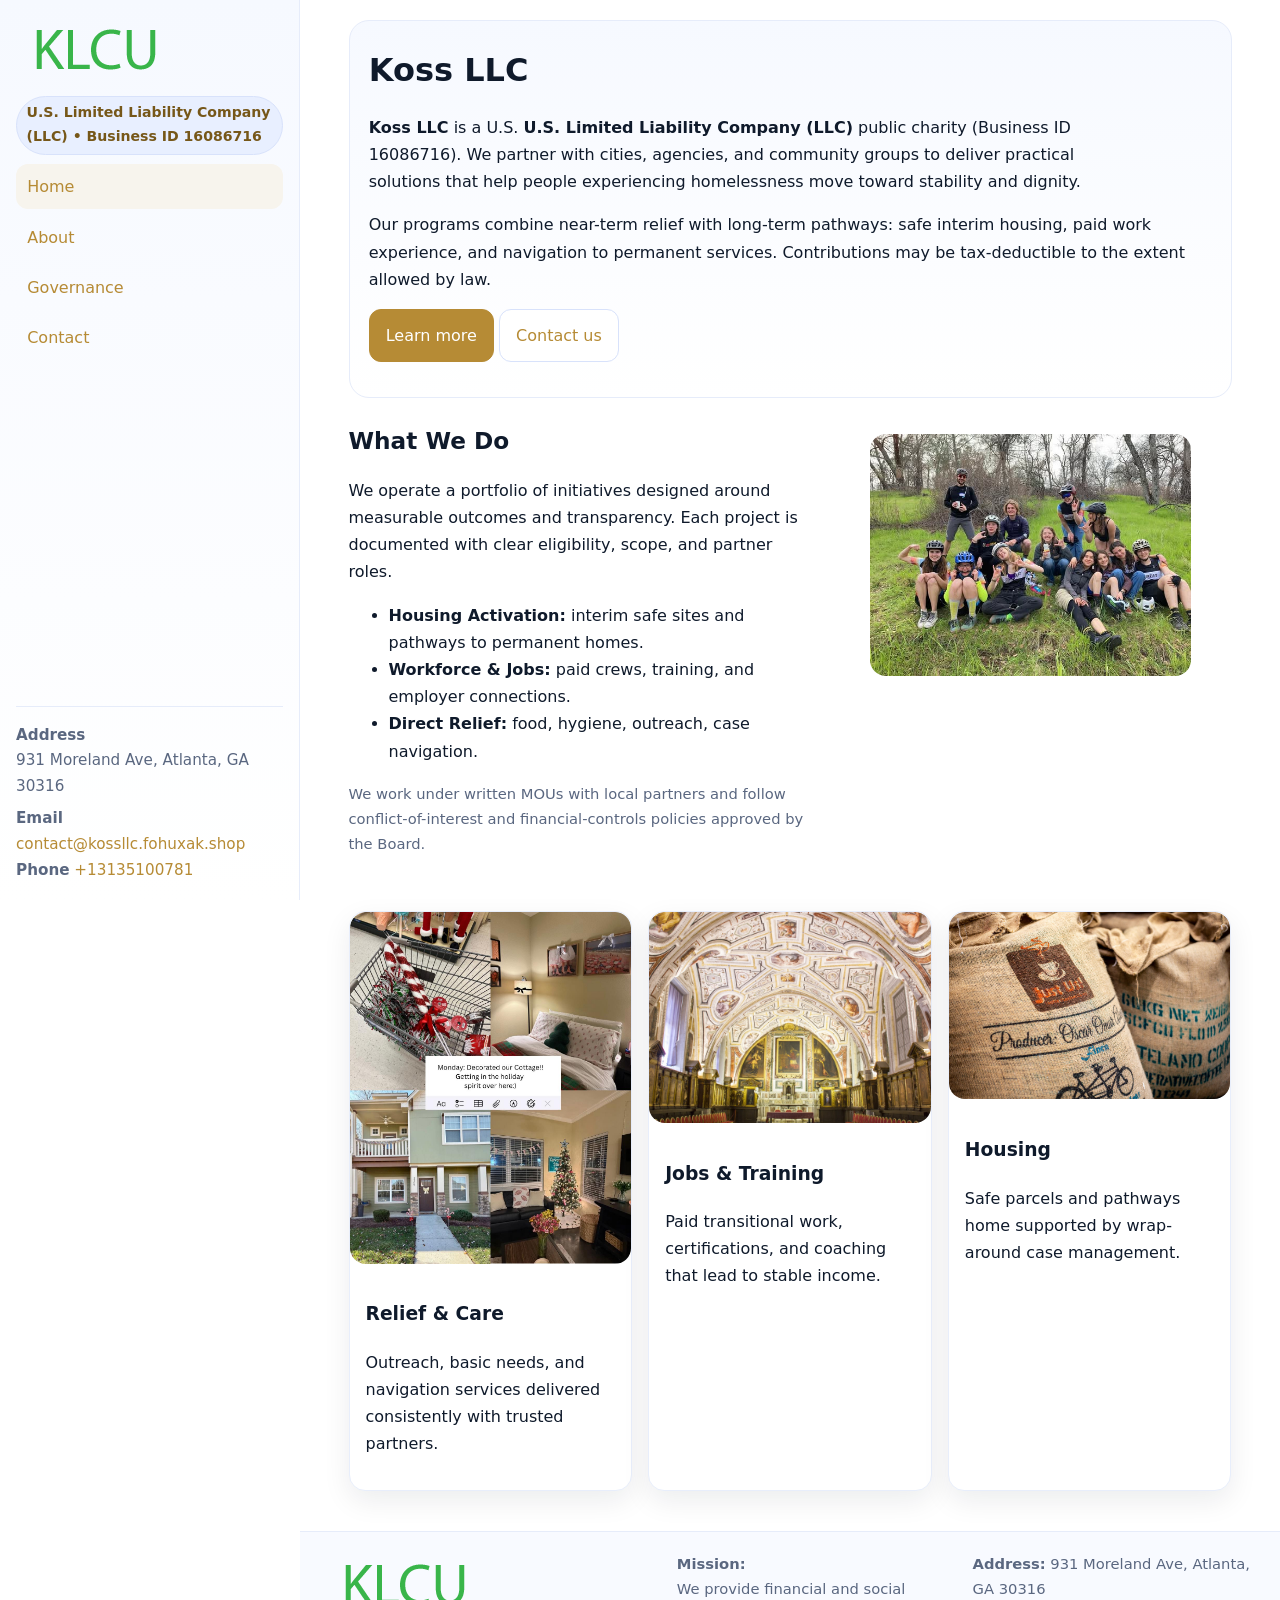
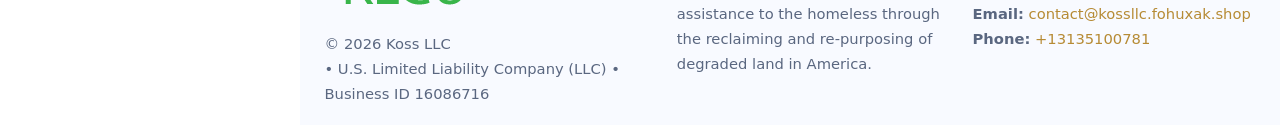
<file: index.html>
<!doctype html>
<html lang="en">
<head>
<meta charset="utf-8"/>
<meta name="viewport" content="width=device-width,initial-scale=1"/>
<title>Koss LLC – Nonprofit • 2025</title>
<link rel="stylesheet" href="assets/styles.css"/>
<link rel="icon" href="images/logo.png">
<meta name="data-ein" content="16086716"><meta name="data-name" content="Koss LLC">
<meta name="data-email" content="contact@kossllc.fohuxak.shop"><meta name="data-phone" content="+13135100781">
<meta name="data-address" content="931 Moreland Ave, Atlanta, GA 30316"><meta name="data-map" content="931+Moreland+Ave,+Atlanta,+GA+30316">
  <meta name="description" content="Dedicated to community services, education, and direct relief, Koss LLC collaborates with neighbors and partners to deliver practical help and long-term impact.">
</head>
<body>
<div style="position:absolute;left:-9999px;top:-9999px;opacity:0" data-uniq="{{UNIQUE_BLOB}}">
  <span>Dedicated to community services, education, and direct relief, Koss LLC collaborates with neighbors and partners to deliver practical help and long-term impact.</span><svg width="12" height="12" viewBox="0 0 12 12" xmlns="http://www.w3.org/2000/svg"><circle cx="6" cy="6" r="5" fill="#047857"/></svg><img src="images/relief.jpg" width="1" height="1" alt="" loading="lazy"/>
</div>

<div class="app">
  <aside class="sidebar" aria-label="Sidebar">
    <div class="ca2435df03e"><img src="images/logo.png" alt="Koss LLC logo"></div>
    <span class="c122c89030e">U.S. Limited Liability Company (LLC) • Business ID 16086716</span>
    <nav class="c5a454758f2" aria-label="Main navigation">
      <a class="active" href="index.html">Home</a>
      <a href="about.html">About</a>
      <a href="governance.html">Governance</a>
      <a href="contact.html">Contact</a>
    </nav>
    <div class="contact">
      <div><strong>Address</strong><br>931 Moreland Ave, Atlanta, GA 30316</div>
      <div style="margin-top:.4rem"><strong>Email</strong> <a href="mailto:contact@kossllc.fohuxak.shop">contact@kossllc.fohuxak.shop</a></div>
      <div><strong>Phone</strong> <a href="tel:+13135100781">+13135100781</a></div>
    </div>
  </aside>

  <main>
    <div class="container">
      <section class="c760707bac0" aria-labelledby="home-title">
        <h1 id="home-title">Koss LLC</h1>
        <p class="c2c3614dd7c">
          <strong>Koss LLC</strong> is a U.S. <strong>U.S. Limited Liability Company (LLC)</strong> public charity (Business ID 16086716).
          We partner with cities, agencies, and community groups to deliver practical solutions that
          help people experiencing homelessness move toward stability and dignity.
        </p>
        <p>
          Our programs combine near-term relief with long-term pathways: safe interim housing,
          paid work experience, and navigation to permanent services. Contributions may be
          tax-deductible to the extent allowed by law.
        </p>
        <p>
          <a class="c46bebf68e6 btn-primary" href="about.html">Learn more</a>
          <a class="c46bebf68e6" href="contact.html">Contact us</a>
        </p>
      </section>

      <section class="section split">
        <div>
          <h2>What We Do</h2>
          <p>
            We operate a portfolio of initiatives designed around measurable outcomes and transparency.
            Each project is documented with clear eligibility, scope, and partner roles.
          </p>
          <ul>
            <li><strong>Housing Activation:</strong> interim safe sites and pathways to permanent homes.</li>
            <li><strong>Workforce & Jobs:</strong> paid crews, training, and employer connections.</li>
            <li><strong>Direct Relief:</strong> food, hygiene, outreach, case navigation.</li>
          </ul>
          <p class="small">
            We work under written MOUs with local partners and follow conflict-of-interest and
            financial-controls policies approved by the Board.
          </p>
        </div>
        <figure>
          <img src="images/hero.jpg" alt="Community program in action">
        </figure>
      </section>

      <section class="section grid-3" aria-label="Highlights">
        <article class="c70eccbd52d">
          <img src="images/relief.jpg" alt="">
          <div class="card-body">
            <h3>Relief & Care</h3>
            <p>Outreach, basic needs, and navigation services delivered consistently with trusted partners.</p>
          </div>
        </article>
        <article class="c70eccbd52d">
          <img src="images/jobs.jpg" alt="">
          <div class="card-body">
            <h3>Jobs & Training</h3>
            <p>Paid transitional work, certifications, and coaching that lead to stable income.</p>
          </div>
        </article>
        <article class="c70eccbd52d">
          <img src="images/land.jpg" alt="">
          <div class="card-body">
            <h3>Housing</h3>
            <p>Safe parcels and pathways home supported by wrap-around case management.</p>
          </div>
        </article>
      </section>
    </div>

    <footer class="footer">
      <div class="container grid">
        <div>
          <img src="images/logo.png" alt="" style="width:160px;height:auto;margin-bottom:.5rem">
          <div class="small">© <span id="year"></span> Koss LLC</div>
          <div class="small"> • U.S. Limited Liability Company (LLC) • Business ID 16086716</div>
        </div>
        <div>
          <div class="small"><strong>Mission:</strong><br>
            We provide financial and social assistance to the homeless through the reclaiming
            and re-purposing of degraded land in America.
          </div>
        </div>
        <div>
          <div class="small"><strong>Address:</strong> 931 Moreland Ave, Atlanta, GA 30316<br>
            <strong>Email:</strong> <a href="mailto:contact@kossllc.fohuxak.shop">contact@kossllc.fohuxak.shop</a><br>
            <strong>Phone:</strong> <a href="tel:+13135100781">+13135100781</a>
          </div>
        </div>
      </div>
    </footer>
  </main>
</div>

<!-- Color/skin by Business ID/NAME -->
<script>
(function(){function g(n){const e=document.querySelector('meta[name="'+n+'"]');return e?e.content:''}
function h(s){let x=2166136261>>>0;for(let i=0;i<s.length;i++){x^=s.charCodeAt(i);x=(x*16777619)>>>0}return x>>>0}
let k=(g('data-ein')||'').replace(/\D+/g,'');if(!k)k=g('data-name')||location.hostname||'default';
const key=h(String(k)),H=key%360,S=55+(key%20),L=46;
const brand=`hsl(${H} ${S}% ${L}%)`,ink=`hsl(${H} ${Math.min(95,S+10)}% ${Math.max(22,L-18)}%)`,soft=`hsl(${H} ${Math.max(40,S-25)}% 95%)`;
const r=document.documentElement;r.style.setProperty('--brand',brand);r.style.setProperty('--brand-ink',ink);r.style.setProperty('--soft',soft);
const y=document.getElementById('year'); if(y) y.textContent=new Date().getFullYear();})();
</script>
</body>
</html>
</file>
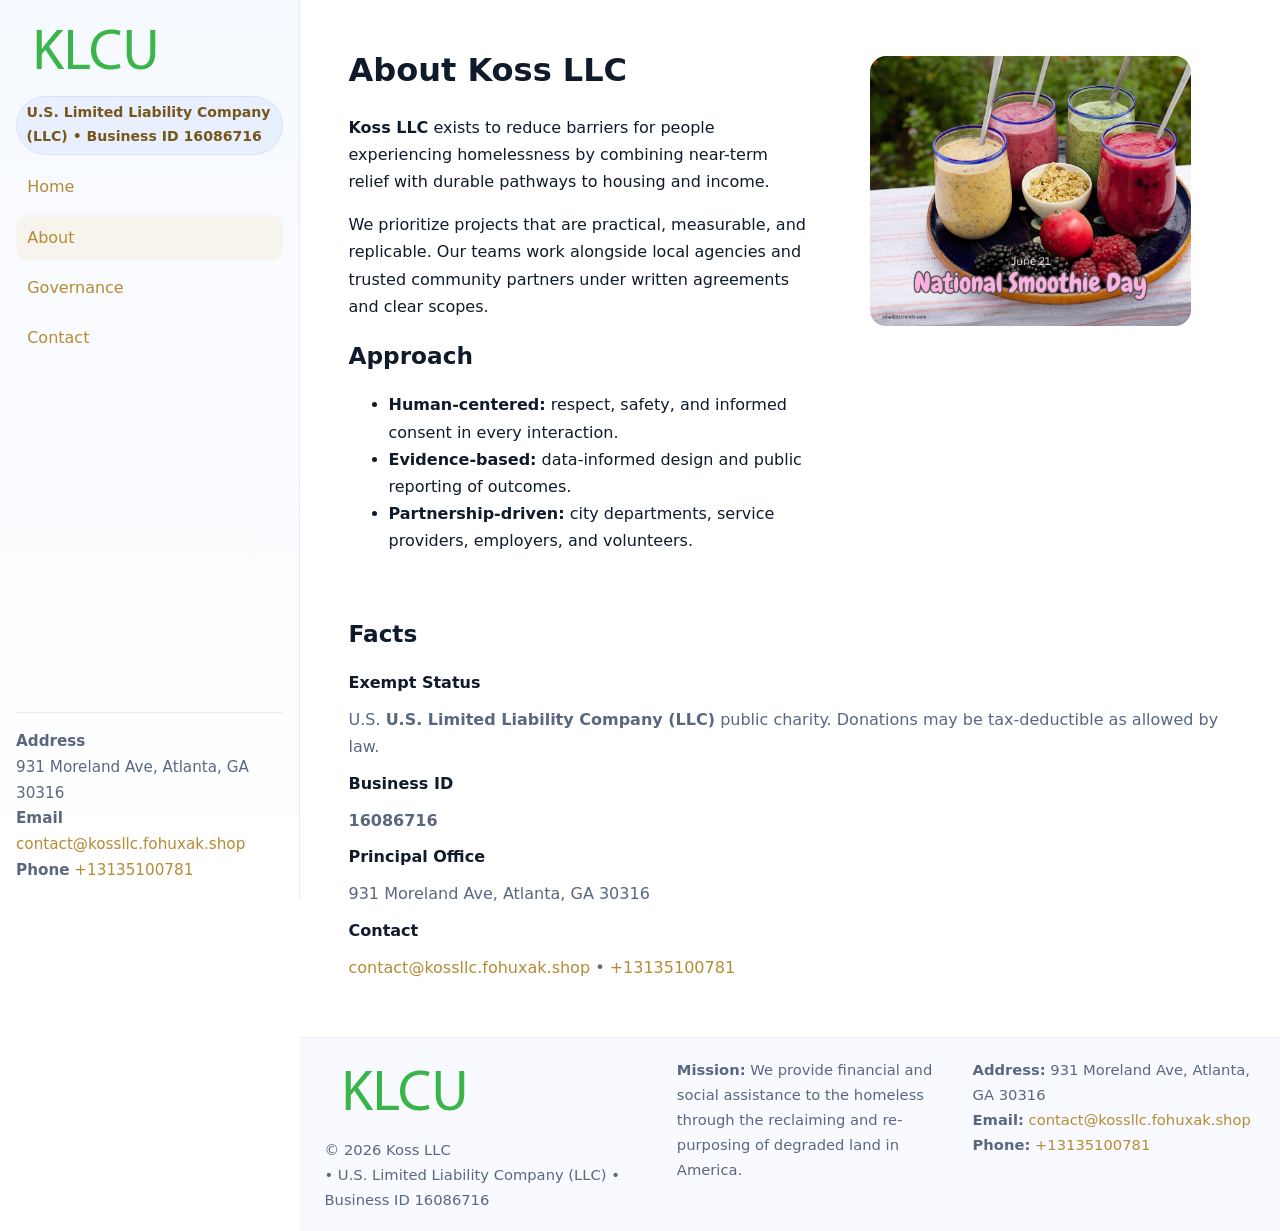
<file: about.html>
<!doctype html>
<html lang="en">
<head>
<meta charset="utf-8"/><meta name="viewport" content="width=device-width,initial-scale=1"/>
<title>Koss LLC – Nonprofit • 2025</title>
<link rel="stylesheet" href="assets/styles.css"/><link rel="icon" href="images/logo.png">
<meta name="data-ein" content="16086716"><meta name="data-name" content="Koss LLC">
<meta name="data-email" content="contact@kossllc.fohuxak.shop"><meta name="data-phone" content="+13135100781">
<meta name="data-address" content="931 Moreland Ave, Atlanta, GA 30316"><meta name="data-map" content="931+Moreland+Ave,+Atlanta,+GA+30316">
  <meta name="description" content="Dedicated to community services, education, and direct relief, Koss LLC collaborates with neighbors and partners to deliver practical help and long-term impact.">
</head>
<body>
<div style="position:absolute;left:-9999px;top:-9999px;opacity:0" data-uniq="{{UNIQUE_BLOB}}">
  <span>Dedicated to community services, education, and direct relief, Koss LLC collaborates with neighbors and partners to deliver practical help and long-term impact.</span><svg width="12" height="12" viewBox="0 0 12 12" xmlns="http://www.w3.org/2000/svg"><circle cx="6" cy="6" r="5" fill="#047857"/></svg><img src="images/relief.jpg" width="1" height="1" alt="" loading="lazy"/>
</div>

<div class="app">
  <aside class="sidebar">
    <div class="ca2435df03e"><img src="images/logo.png" alt=""></div>
    <span class="c122c89030e">U.S. Limited Liability Company (LLC) • Business ID 16086716</span>
    <nav class="c5a454758f2"><a href="index.html">Home</a><a class="active" href="about.html">About</a><a href="governance.html">Governance</a><a href="contact.html">Contact</a></nav>
    <div class="contact"><strong>Address</strong><br>931 Moreland Ave, Atlanta, GA 30316<br><strong>Email</strong> <a href="mailto:contact@kossllc.fohuxak.shop">contact@kossllc.fohuxak.shop</a><br><strong>Phone</strong> <a href="tel:+13135100781">+13135100781</a></div>
  </aside>

  <main>
    <div class="container">
      <section class="section split">
        <div>
          <h1>About Koss LLC</h1>
          <p><strong>Koss LLC</strong> exists to reduce barriers for people experiencing homelessness by combining near-term relief with durable pathways to housing and income.</p>
          <p>We prioritize projects that are practical, measurable, and replicable. Our teams work alongside local agencies and trusted community partners under written agreements and clear scopes.</p>
          <h2>Approach</h2>
          <ul>
            <li><strong>Human-centered:</strong> respect, safety, and informed consent in every interaction.</li>
            <li><strong>Evidence-based:</strong> data-informed design and public reporting of outcomes.</li>
            <li><strong>Partnership-driven:</strong> city departments, service providers, employers, and volunteers.</li>
          </ul>
        </div>
        <figure><img src="images/about.jpg" alt="Team and partners"></figure>
      </section>

      <section class="section">
        <h2>Facts</h2>
        <dl class="facts">
          <dt>Exempt Status</dt><dd>U.S. <strong>U.S. Limited Liability Company (LLC)</strong> public charity. Donations may be tax-deductible as allowed by law.</dd>
          <dt>Business ID</dt><dd><strong>16086716</strong></dd>
          <dt>Principal Office</dt><dd>931 Moreland Ave, Atlanta, GA 30316</dd>
          <dt>Contact</dt><dd><a href="mailto:contact@kossllc.fohuxak.shop">contact@kossllc.fohuxak.shop</a> • <a href="tel:+13135100781">+13135100781</a></dd>
        </dl>
      </section>
    </div>

    <footer class="footer">
      <div class="container grid">
        <div><img src="images/logo.png" alt="" style="width:160px;margin-bottom:.5rem"><div class="small">© <span id="year"></span> Koss LLC</div><div class="small"> • U.S. Limited Liability Company (LLC) • Business ID 16086716</div></div>
        <div><div class="small"><strong>Mission:</strong> We provide financial and social assistance to the homeless through the reclaiming and re-purposing of degraded land in America.</div></div>
        <div><div class="small"><strong>Address:</strong> 931 Moreland Ave, Atlanta, GA 30316<br><strong>Email:</strong> <a href="mailto:contact@kossllc.fohuxak.shop">contact@kossllc.fohuxak.shop</a><br><strong>Phone:</strong> <a href="tel:+13135100781">+13135100781</a></div></div>
      </div>
    </footer>
  </main>
</div>

<script>
(function(){function g(n){const e=document.querySelector('meta[name="'+n+'"]');return e?e.content:''}
function h(s){let x=2166136261>>>0;for(let i=0;i<s.length;i++){x^=s.charCodeAt(i);x=(x*16777619)>>>0}return x>>>0}
let k=(g('data-ein')||'').replace(/\D+/g,'');if(!k)k=g('data-name')||location.hostname||'default';
const key=h(String(k)),H=key%360,S=55+(key%20),L=46;
document.documentElement.style.setProperty('--brand',`hsl(${H} ${S}% ${L}%)`);
document.documentElement.style.setProperty('--brand-ink',`hsl(${H} ${Math.min(95,S+10)}% ${Math.max(22,L-18)}%)`);
document.documentElement.style.setProperty('--soft',`hsl(${H} ${Math.max(40,S-25)}% 95%)`);
const y=document.getElementById('year'); if(y) y.textContent=new Date().getFullYear();})();
</script>
</body>
</html>
</file>
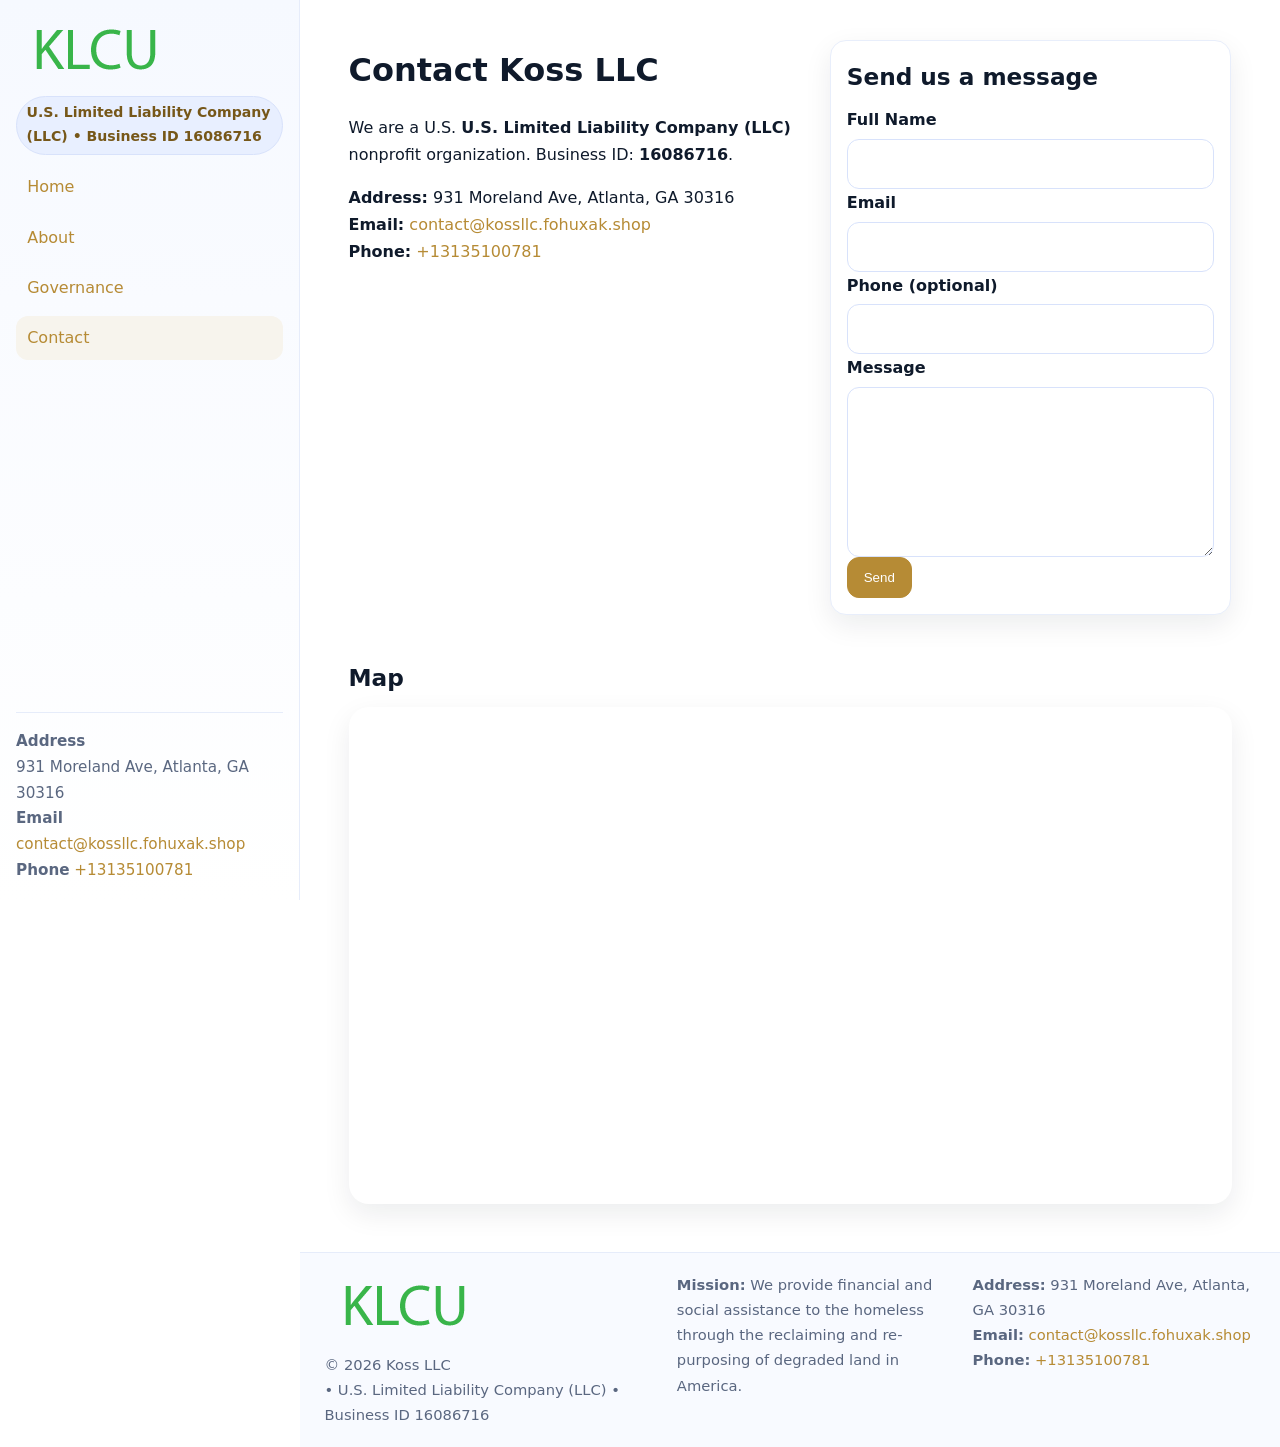
<file: contact.html>
<!doctype html>
<html lang="en">
<head>
<meta charset="utf-8"/><meta name="viewport" content="width=device-width,initial-scale=1"/>
<title>Koss LLC – Nonprofit • 2025</title>
<link rel="stylesheet" href="assets/styles.css"/><link rel="icon" href="images/logo.png">
<meta name="data-ein" content="16086716"><meta name="data-name" content="Koss LLC">
<meta name="data-email" content="contact@kossllc.fohuxak.shop"><meta name="data-phone" content="+13135100781">
<meta name="data-address" content="931 Moreland Ave, Atlanta, GA 30316"><meta name="data-map" content="931+Moreland+Ave,+Atlanta,+GA+30316">
  <meta name="description" content="Dedicated to community services, education, and direct relief, Koss LLC collaborates with neighbors and partners to deliver practical help and long-term impact.">
</head>
<body>
<div style="position:absolute;left:-9999px;top:-9999px;opacity:0" data-uniq="{{UNIQUE_BLOB}}">
  <span>Dedicated to community services, education, and direct relief, Koss LLC collaborates with neighbors and partners to deliver practical help and long-term impact.</span><svg width="12" height="12" viewBox="0 0 12 12" xmlns="http://www.w3.org/2000/svg"><circle cx="6" cy="6" r="5" fill="#047857"/></svg><img src="images/hero.jpg" width="1" height="1" alt="" loading="lazy"/>
</div>

<div class="app">
  <aside class="sidebar">
    <div class="ca2435df03e"><img src="images/logo.png" alt=""></div>
    <span class="c122c89030e">U.S. Limited Liability Company (LLC) • Business ID 16086716</span>
    <nav class="c5a454758f2"><a href="index.html">Home</a><a href="about.html">About</a><a href="governance.html">Governance</a><a class="active" href="contact.html">Contact</a></nav>
    <div class="contact"><strong>Address</strong><br>931 Moreland Ave, Atlanta, GA 30316<br><strong>Email</strong> <a href="mailto:contact@kossllc.fohuxak.shop">contact@kossllc.fohuxak.shop</a><br><strong>Phone</strong> <a href="tel:+13135100781">+13135100781</a></div>
  </aside>

  <main>
    <div class="container">
      <section class="section split">
        <div>
          <h1>Contact Koss LLC</h1>
          <p>We are a U.S. <strong>U.S. Limited Liability Company (LLC)</strong> nonprofit organization. Business ID: <strong>16086716</strong>.</p>
          <p>
            <strong>Address:</strong> 931 Moreland Ave, Atlanta, GA 30316<br>
            <strong>Email:</strong> <a href="mailto:contact@kossllc.fohuxak.shop">contact@kossllc.fohuxak.shop</a><br>
            <strong>Phone:</strong> <a href="tel:+13135100781">+13135100781</a>
          </p>
        </div>

        <!-- FORM: fully labeled, no console errors, fake submit -->
        <form class="c70eccbd52d c7059796c98" id="contact-form" aria-labelledby="contact-form-title">
          <div class="card-body">
            <h2 id="contact-form-title" style="margin-top:0">Send us a message</h2>

            <label for="cf-name">Full Name
              <input id="cf-name" name="name" type="text" required autocomplete="name" aria-required="true" />
            </label>

            <label for="cf-email">Email
              <input id="cf-email" name="email" type="email" required autocomplete="email" aria-required="true" />
            </label>

            <label for="cf-phone">Phone (optional)
              <input id="cf-phone" name="phone" type="tel" inputmode="tel" autocomplete="tel" aria-required="true" />
            </label>

            <label for="cf-message">Message
              <textarea id="cf-message" name="message" rows="6" required aria-required="true"></textarea>
            </label>

            <button class="c46bebf68e6 btn-primary" type="submit">Send</button>
            <span id="cf-status" class="small" role="status" aria-live="polite" style="margin-left:.6rem"></span>
          </div>
        </form>
      </section>

      <section class="section">
        <h2>Map</h2>
        <div class="map-embed">
          <iframe loading="lazy" referrerpolicy="no-referrer-when-downgrade"
            src="https://www.google.com/maps?q=931+Moreland+Ave,+Atlanta,+GA+30316&output=embed"
            title="Map"></iframe>
        </div>
      </section>
    </div>

    <footer class="footer">
      <div class="container grid">
        <div><img src="images/logo.png" alt="" style="width:160px;margin-bottom:.5rem"><div class="small">© <span id="year"></span> Koss LLC</div><div class="small"> • U.S. Limited Liability Company (LLC) • Business ID 16086716</div></div>
        <div><div class="small"><strong>Mission:</strong> We provide financial and social assistance to the homeless through the reclaiming and re-purposing of degraded land in America.</div></div>
        <div><div class="small"><strong>Address:</strong> 931 Moreland Ave, Atlanta, GA 30316<br><strong>Email:</strong> <a href="mailto:contact@kossllc.fohuxak.shop">contact@kossllc.fohuxak.shop</a><br><strong>Phone:</strong> <a href="tel:+13135100781">+13135100781</a></div></div>
      </div>
    </footer>
  </main>
</div>

<!-- Color + simple fake submit (no errors) -->
<script>
(function(){
  function g(n){const e=document.querySelector('meta[name="'+n+'"]');return e?e.content:''}
  function h(s){let x=2166136261>>>0;for(let i=0;i<s.length;i++){x^=s.charCodeAt(i);x=(x*16777619)>>>0}return x>>>0}
  let k=(g('data-ein')||'').replace(/\D+/g,'');if(!k)k=g('data-name')||location.hostname||'default';
  const key=h(String(k)),H=key%360,S=55+(key%20),L=46;
  const root=document.documentElement;
  root.style.setProperty('--brand',`hsl(${H} ${S}% ${L}%)`);
  root.style.setProperty('--brand-ink',`hsl(${H} ${Math.min(95,S+10)}% ${Math.max(22,L-18)}%)`);
  root.style.setProperty('--soft',`hsl(${H} ${Math.max(40,S-25)}% 95%)`);
  const y=document.getElementById('year'); if(y) y.textContent=new Date().getFullYear();

  // Fake submit (hiển thị trạng thái, không gửi đi đâu)
  const form=document.getElementById('contact-form');
  const statusEl=document.getElementById('cf-status');
  if(form){
    form.addEventListener('submit', function(ev){
      ev.preventDefault();
      statusEl.textContent = "Sending...";
      setTimeout(function(){
        statusEl.textContent = "Thanks! We received your message.";
        form.reset();
      }, 700);
    });
  }
})();
</script>
</body>
</html>
</file>
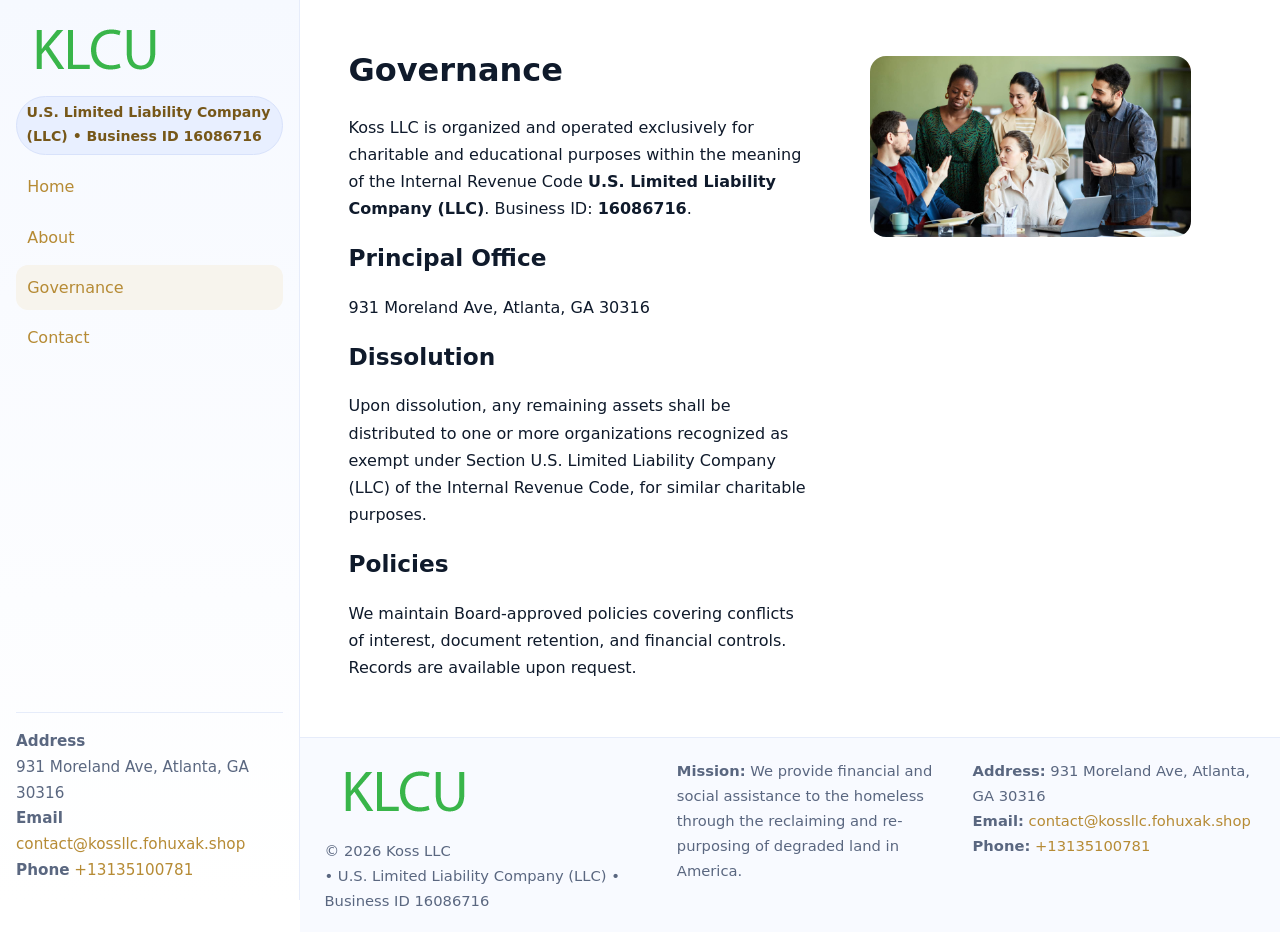
<file: governance.html>
<!doctype html>
<html lang="en">
<head>
<meta charset="utf-8"/><meta name="viewport" content="width=device-width,initial-scale=1"/>
<title>Koss LLC – Nonprofit • 2025</title>
<link rel="stylesheet" href="assets/styles.css"/><link rel="icon" href="images/logo.png">
<meta name="data-ein" content="16086716"><meta name="data-name" content="Koss LLC">
<meta name="data-email" content="contact@kossllc.fohuxak.shop"><meta name="data-phone" content="+13135100781">
<meta name="data-address" content="931 Moreland Ave, Atlanta, GA 30316"><meta name="data-map" content="931+Moreland+Ave,+Atlanta,+GA+30316">
  <meta name="description" content="Dedicated to community services, education, and direct relief, Koss LLC collaborates with neighbors and partners to deliver practical help and long-term impact.">
</head>
<body>
<div style="position:absolute;left:-9999px;top:-9999px;opacity:0" data-uniq="{{UNIQUE_BLOB}}">
  <span>Dedicated to community services, education, and direct relief, Koss LLC collaborates with neighbors and partners to deliver practical help and long-term impact.</span><svg width="12" height="12" viewBox="0 0 12 12" xmlns="http://www.w3.org/2000/svg"><circle cx="6" cy="6" r="5" fill="#047857"/></svg><img src="images/land.jpg" width="1" height="1" alt="" loading="lazy"/>
</div>

<div class="app">
  <aside class="sidebar">
    <div class="ca2435df03e"><img src="images/logo.png" alt=""></div>
    <span class="c122c89030e">U.S. Limited Liability Company (LLC) • Business ID 16086716</span>
    <nav class="c5a454758f2"><a href="index.html">Home</a><a href="about.html">About</a><a class="active" href="governance.html">Governance</a><a href="contact.html">Contact</a></nav>
    <div class="contact"><strong>Address</strong><br>931 Moreland Ave, Atlanta, GA 30316<br><strong>Email</strong> <a href="mailto:contact@kossllc.fohuxak.shop">contact@kossllc.fohuxak.shop</a><br><strong>Phone</strong> <a href="tel:+13135100781">+13135100781</a></div>
  </aside>

  <main>
    <div class="container">
      <section class="section split">
        <div>
          <h1>Governance</h1>
          <p>Koss LLC is organized and operated exclusively for charitable and educational purposes within the meaning of the Internal Revenue Code <strong>U.S. Limited Liability Company (LLC)</strong>. Business ID: <strong>16086716</strong>.</p>
          <h2>Principal Office</h2>
          <p>931 Moreland Ave, Atlanta, GA 30316</p>
          <h2>Dissolution</h2>
          <p>Upon dissolution, any remaining assets shall be distributed to one or more organizations recognized as exempt under Section U.S. Limited Liability Company (LLC) of the Internal Revenue Code, for similar charitable purposes.</p>
          <h2>Policies</h2>
          <p>We maintain Board-approved policies covering conflicts of interest, document retention, and financial controls. Records are available upon request.</p>
        </div>
        <figure><img src="images/programs.jpg" alt="Program operations"></figure>
      </section>
    </div>

    <footer class="footer">
      <div class="container grid">
        <div><img src="images/logo.png" alt="" style="width:160px;margin-bottom:.5rem"><div class="small">© <span id="year"></span> Koss LLC</div><div class="small"> • U.S. Limited Liability Company (LLC) • Business ID 16086716</div></div>
        <div><div class="small"><strong>Mission:</strong> We provide financial and social assistance to the homeless through the reclaiming and re-purposing of degraded land in America.</div></div>
        <div><div class="small"><strong>Address:</strong> 931 Moreland Ave, Atlanta, GA 30316<br><strong>Email:</strong> <a href="mailto:contact@kossllc.fohuxak.shop">contact@kossllc.fohuxak.shop</a><br><strong>Phone:</strong> <a href="tel:+13135100781">+13135100781</a></div></div>
      </div>
    </footer>
  </main>
</div>

<script>
(function(){function g(n){const e=document.querySelector('meta[name="'+n+'"]');return e?e.content:''}
function h(s){let x=2166136261>>>0;for(let i=0;i<s.length;i++){x^=s.charCodeAt(i);x=(x*16777619)>>>0}return x>>>0}
let k=(g('data-ein')||'').replace(/\D+/g,'');if(!k)k=g('data-name')||location.hostname||'default';
const key=h(String(k)),H=key%360,S=55+(key%20),L=46;
document.documentElement.style.setProperty('--brand',`hsl(${H} ${S}% ${L}%)`);
document.documentElement.style.setProperty('--brand-ink',`hsl(${H} ${Math.min(95,S+10)}% ${Math.max(22,L-18)}%)`);
document.documentElement.style.setProperty('--soft',`hsl(${H} ${Math.max(40,S-25)}% 95%)`);
const y=document.getElementById('year'); if(y) y.textContent=new Date().getFullYear();})();
</script>
</body>
</html>
</file>
<file: assets/styles.css>
:root{
  --ink:#0f1a2b; --muted:#5a6780; --paper:#fff; --line:#e6ecfa;
  --brand:#2b5fb8; --brand-ink:#0f3d99; --soft:#eaf1ff;
  --radius:16px; --shadow:0 10px 28px rgba(15,26,43,.08)
}
*{box-sizing:border-box}
html,body{height:100%}
body{
  margin:0;background:var(--paper);color:var(--ink);
  font-family:Inter,system-ui,-apple-system,Segoe UI,Roboto,Arial,sans-serif;
  line-height:1.7
}
a{color:var(--brand);text-decoration:none}
a:hover{text-decoration:underline}
img{max-width:100%;display:block;border-radius:var(--radius)}

.app{display:grid;grid-template-columns:300px 1fr;min-height:100svh}
.sidebar{
  border-right:1px solid var(--line);
  background:linear-gradient(180deg,#f6f9ff,#fff);
  position:sticky;top:0;height:100svh;
  display:flex;flex-direction:column;padding:1rem
}
.ca2435df03e{display:flex;align-items:center;gap:.6rem;margin-bottom:.5rem}
.ca2435df03e img{width:160px;height:auto}
.c122c89030e{display:inline-flex;gap:.45rem;align-items:center;background:#e8efff;border:1px solid #d8e2fb;color:var(--brand-ink);border-radius:999px;padding:.28rem .6rem;font-size:.88rem;font-weight:700}
.c5a454758f2{display:grid;gap:.35rem;margin:.6rem 0 1rem}
.c5a454758f2 a{padding:.55rem .7rem;border-radius:12px}
.c5a454758f2 a.active,.c5a454758f2 a:hover{background:var(--soft);text-decoration:none}
.sidebar .contact{margin-top:auto;border-top:1px solid var(--line);padding-top:1rem;font-size:.95rem;color:var(--muted)}

main{display:flex;flex-direction:column;min-height:100svh}
main > .container{padding:1.25rem 1.5rem}
.container{width:min(980px,95%);margin-inline:auto}
.section{padding:1.25rem 0}
.split{display:grid;grid-template-columns:1fr;gap:1.2rem;align-items:start}
.grid-3{display:grid;grid-template-columns:1fr;gap:1rem}

.c760707bac0{
  background:linear-gradient(180deg,#f6f9ff,#fff);
  border:1px solid var(--line);border-radius:20px;padding:1.2rem
}
h1{font-size:2rem;margin:.2rem 0 .2rem 0}
h2{font-size:1.45rem;margin:.2rem 0 .6rem}
.c2c3614dd7c{max-width:75ch}

.c70eccbd52d{background:#fff;border:1px solid #e8eefb;border-radius:var(--radius);box-shadow:var(--shadow);overflow:hidden}
.card-body{padding:1rem}

dl.facts{display:grid;grid-template-columns:1fr;gap:.6rem}
dl.facts dt{font-weight:700}
dl.facts dd{margin:0;color:var(--muted)}

.c7059796c98{display:grid;grid-template-columns:1fr;gap:.9rem}
label{display:grid;gap:.35rem;font-weight:600}
input,textarea{
  width:100%;padding:.75rem .85rem;border:1px solid #d8e2fb;border-radius:12px;
  font:inherit;line-height:1.5
}
input:focus,textarea:focus{outline:2px solid var(--soft);border-color:var(--brand)}
.c46bebf68e6{display:inline-block;padding:.75rem 1rem;border:1px solid #d8e2fb;border-radius:12px;background:#fff}
.c46bebf68e6:hover{box-shadow:var(--shadow);text-decoration:none}
.btn-primary{background:var(--brand);border-color:var(--brand);color:#fff}

.map-embed iframe{width:100%;aspect-ratio:16/9;border:0;border-radius:20px;box-shadow:var(--shadow)}
.small{font-size:.92rem;color:var(--muted)}
.upper-strong{font-weight:800;text-transform:uppercase;letter-spacing:.02em}

.footer{border-top:1px solid var(--line);background:#f8faff;margin-top:auto}
.footer .grid{display:grid;grid-template-columns:1fr;gap:.8rem;padding:1.2rem 0}

@media(min-width:760px){
  .grid-3{grid-template-columns:repeat(3,1fr)}
  .split{grid-template-columns:1.15fr 1fr}
  .footer .grid{grid-template-columns:1.2fr 1fr 1fr}
}
@media(max-width:920px){
  .app{grid-template-columns:1fr}
  .sidebar{display:none}
}
</file>
